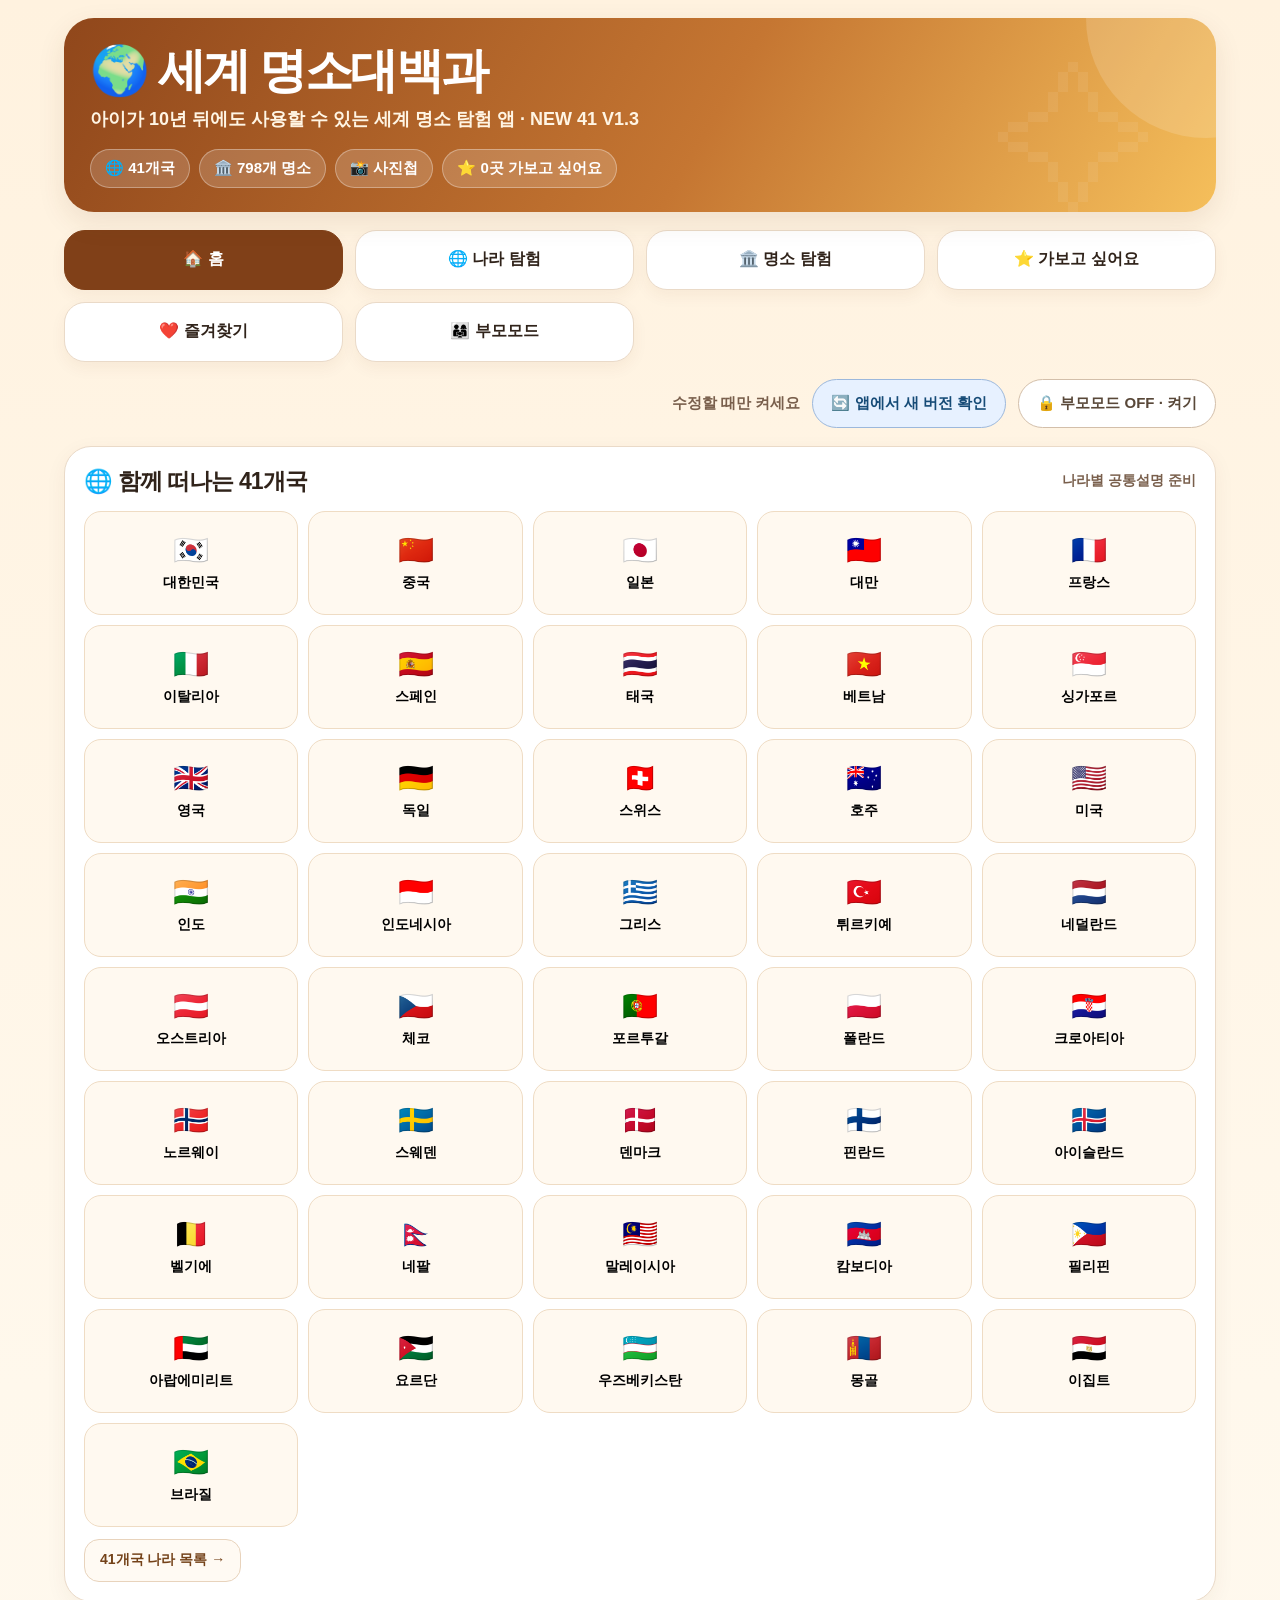
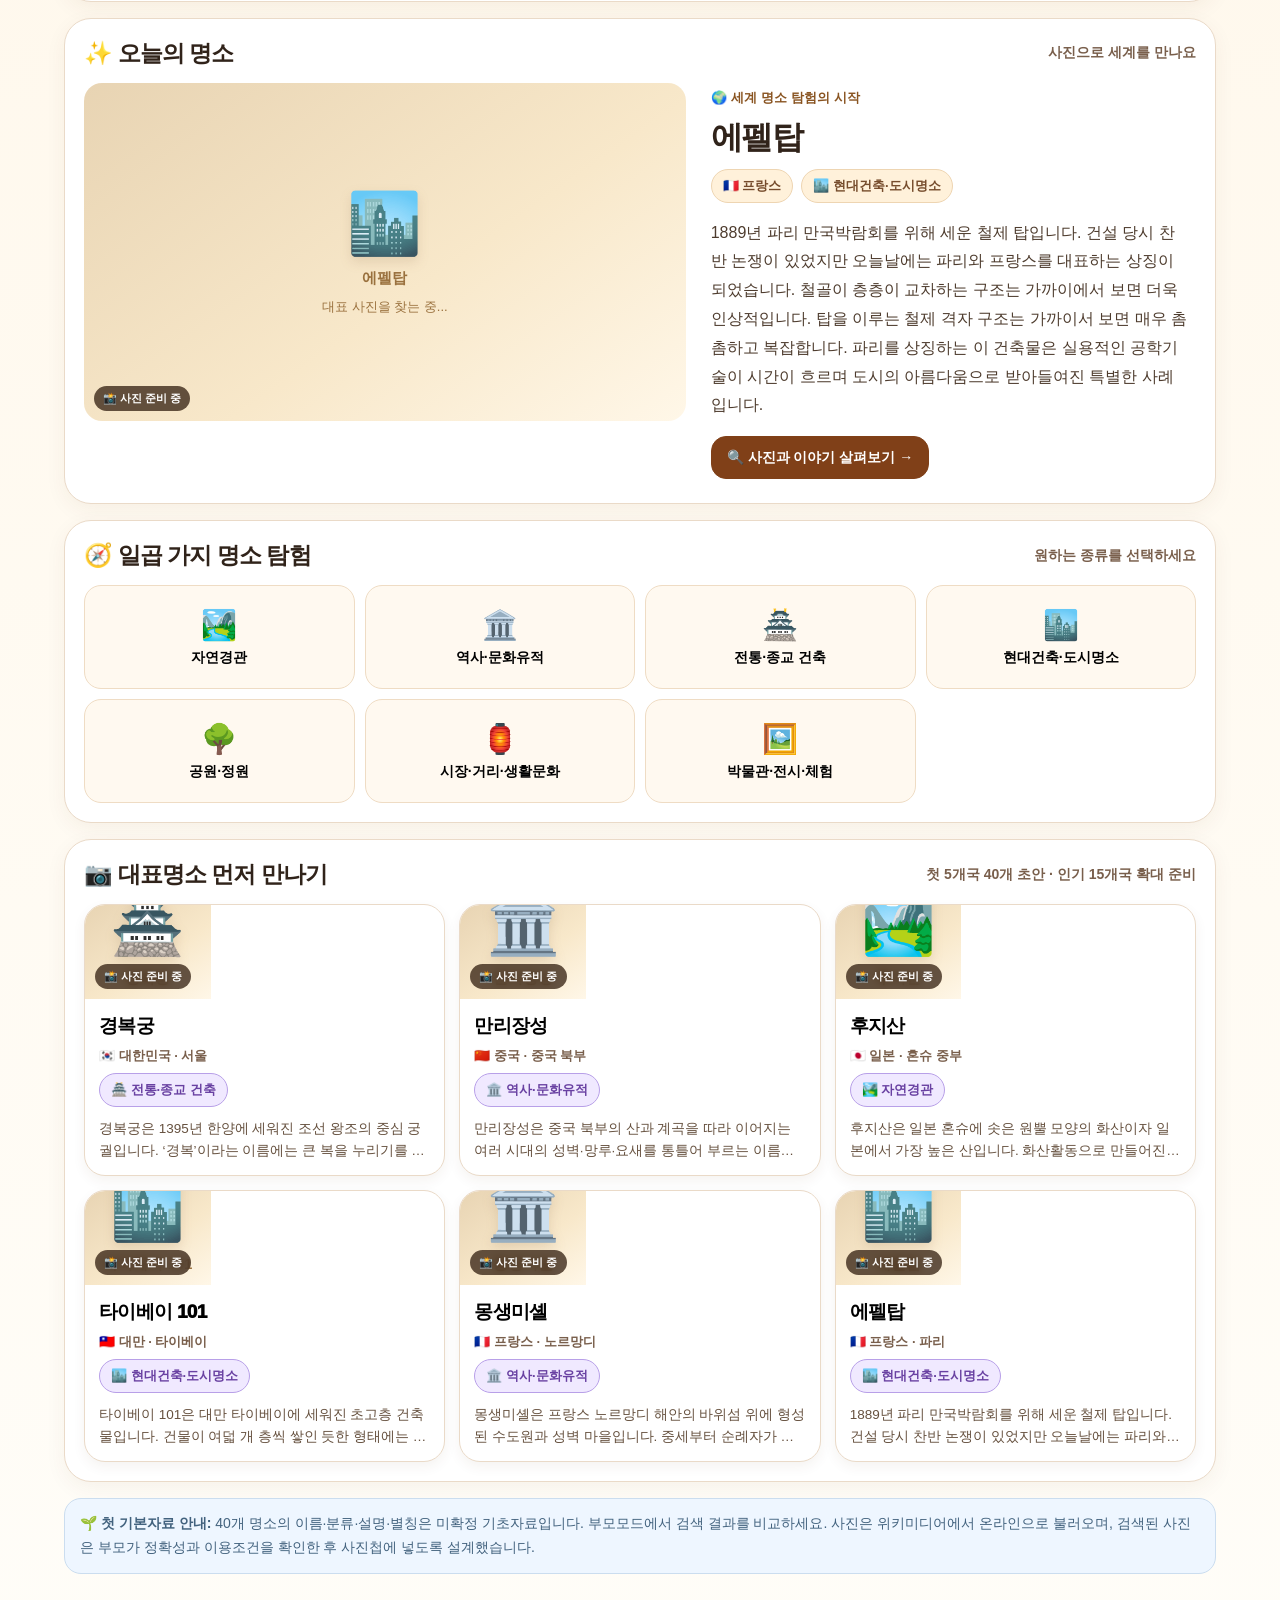
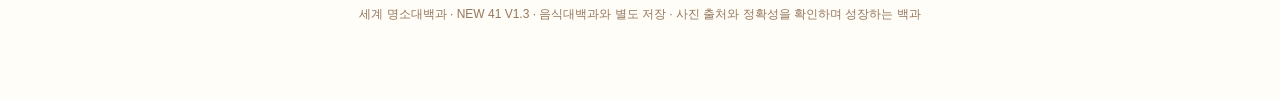
<file: index.html>
<!doctype html>
<html lang="ko">
<head>
<meta charset="utf-8">
<meta name="viewport" content="width=device-width,initial-scale=1,viewport-fit=cover">
<meta name="theme-color" content="#874719">
<meta name="apple-mobile-web-app-capable" content="yes">
<meta name="apple-mobile-web-app-title" content="세계 명소대백과">
<meta name="description" content="사진으로 떠나는 세계 명소 탐험. 41개국 명소대백과">
<title>🌍 세계 명소대백과 · NEW 41 V1.3</title>
<link rel="manifest" href="manifest.webmanifest?v=new41-v11">
<link rel="apple-touch-icon" href="apple-touch-icon.png">
<link rel="icon" type="image/png" sizes="192x192" href="icon-192.png">
<link rel="stylesheet" href="style.css?v=new41-v11">
</head>
<body>
<div id="app" class="app">
  <header class="hero">
    <h1>🌍 세계 명소대백과</h1>
    <p>아이가 10년 뒤에도 사용할 수 있는 세계 명소 탐험 앱 · <strong>NEW 41 V1.3</strong></p>
    <div class="stats" id="headerStats"></div>
    <div class="hero-ornament" aria-hidden="true">✧</div>
  </header>
  <nav class="nav" aria-label="주요 메뉴" id="mainNav">
    <button type="button" data-go="home" class="active">🏠 홈</button>
    <button type="button" data-go="countries">🌐 나라 탐험</button>
    <button type="button" data-go="landmarks">🏛️ 명소 탐험</button>
    <button type="button" data-go="wish">⭐ 가보고 싶어요</button>
    <button type="button" data-go="favorites">❤️ 즐겨찾기</button>
    <button type="button" data-go="parent">👨‍👩‍👧 부모모드</button>
  </nav>
  <div class="parent-bar"><span>수정할 때만 켜세요</span><button type="button" id="inappUpdate" class="parent-switch" style="background:#e7f1ff;border-color:#9cb8dc;color:#164b77">🔄 앱에서 새 버전 확인</button><button id="parentToggle" type="button" class="parent-switch">🔒 부모모드 OFF · 켜기</button></div>
  <main id="view" aria-live="polite"></main>
  <footer class="footer-note">세계 명소대백과 · NEW 41 V1.3 · 음식대백과와 별도 저장 · 사진 출처와 정확성을 확인하며 성장하는 백과</footer>
</div>
<div id="detailOverlay" class="overlay" aria-hidden="true"><div class="modal" id="detailContent" role="dialog" aria-modal="true" aria-label="명소 상세"></div></div>
<div id="albumManager" class="album-manager-overlay" aria-hidden="true" role="dialog" aria-modal="true" aria-label="사진첩 정리"><div class="album-manager-panel" id="albumManagerBody"></div></div>
<div id="photoOverlay" class="photo-overlay viewer-fixed" aria-hidden="true" role="dialog" aria-modal="true" aria-label="저장된 명소 사진 크게 보기">
  <div class="viewer-header"><span id="photoCounter" aria-live="polite"></span><button type="button" data-act="close-photo" aria-label="사진 보기 닫기">✕ 닫기</button></div>
  <div class="viewer-canvas"><img id="lightboxImage" alt="확대 사진"></div>
  <div class="viewer-bottom"><div id="photoAttribution" class="photo-credit"></div><div class="viewer-controls" aria-label="사진 보기 도구">
    <button type="button" data-act="photo-prev" aria-label="이전 사진">← 이전</button>
    <button type="button" data-act="photo-next" aria-label="다음 사진">다음 →</button>
    <button type="button" data-act="photo-zoom-out" aria-label="사진 축소">− 축소</button>
    <button type="button" data-act="photo-zoom-in" aria-label="사진 확대">＋ 확대</button>
    <button type="button" id="albumPlay" data-act="album-play">▶ 사진첩 자동재생</button><label class="album-speed">간격 <select id="albumInterval" aria-label="사진 재생 간격"><option value="3">3초</option><option value="5" selected>5초</option><option value="8">8초</option></select></label><button type="button" data-act="photo-reset" aria-label="확대 초기화">원래 크기</button>
  </div></div>
</div>
<div id="buildBroadcast" class="build-broadcast" role="dialog" aria-label="자동 사진여행 실시간 중계" aria-hidden="true">
 <div class="broadcast-top"><h2 id="broadcastTitle">🌍 랜선여행 자동 제작 중</h2><button type="button" data-act="broadcast-close">✕ 중계 닫기</button></div>
 <div class="broadcast-stage"><img id="broadcastPhoto" alt="자동 저장된 명소 사진" hidden><div id="broadcastFallback" class="broadcast-fallback">🧭<br>아름다운 사진을 찾고 있어요</div></div>
 <div class="broadcast-bottom"><h3 id="broadcastMessage" aria-live="polite">명소를 준비하고 있습니다</h3><div id="broadcastCaption"></div><div id="broadcastStrip" class="broadcast-strip" aria-label="현재 명소의 저장된 사진"></div><progress id="broadcastMeter" max="1" value="0"></progress><p id="broadcastStats"></p><div class="broadcast-actions"><button type="button" id="broadcastPause" data-act="broadcast-pause">⏸ 보강 잠시 멈추기</button><button type="button" data-act="broadcast-album">📚 지금 명소 사진첩 보기</button><button type="button" data-act="broadcast-close">중계 화면 닫기</button></div><small>저장한 사진을 보여주는 중계입니다. 화면을 닫아도 자동보강은 계속됩니다. 사진의 정확성과 이용조건은 부모의 검수가 필요합니다.</small></div>
</div>
<div id="countryTour" class="country-tour" aria-hidden="true" role="dialog" aria-label="나라 사진 여행"><img id="tourPhoto" class="tour-photo" alt="명소 사진"><div id="tourCollage" class="tour-collage" hidden></div><div id="tourPhotoFallback" class="tour-photo-fallback" style="display:none"></div><div class="tour-top"><h2 id="tourTitle">나라 사진 여행</h2><button type="button" data-act="tour-close">✕ 닫기</button></div><div class="tour-bottom"><p id="tourCaption" class="tour-caption"></p><span id="tourCredit" class="tour-credit"></span><div class="album-country-speed" aria-label="사진 재생 간격"><button type="button" data-act="album-speed" data-ms="1000">1초</button><button type="button" data-act="album-speed" data-ms="3000">3초</button><button type="button" data-act="album-speed" data-ms="5000">5초</button></div><div class="tour-controls"><button type="button" id="tourPrev" data-act="tour-prev">← 이전</button><button type="button" id="tourToggle" data-act="tour-toggle">⏸ 잠시 멈추기</button><button type="button" id="tourNext" data-act="tour-next">다음 →</button></div></div></div>
<div id="candidateOverlay" class="photo-overlay candidate-slideshow" aria-hidden="true" role="dialog" aria-modal="true" aria-label="사진 후보 슬라이드쇼"><div class="candidate-slide-top"><span id="candidateCount">사진 후보</span><button class="btn" data-act="candidate-close">✕ 닫기</button></div><img id="candidateImage" alt="사진 후보"><div class="candidate-slide-bottom"><strong id="candidateTitle"></strong><small id="candidateRights"></small><div class="action-row"><button class="btn" data-act="candidate-prev">← 이전</button><button class="btn" id="candidatePause" data-act="candidate-pause">⏸ 일시정지</button><button class="btn" data-act="candidate-next">다음 →</button><button class="btn green" id="candidateSave" data-act="candidate-save" type="button" hidden>📥 이 사진을 사진첩에 저장</button><a class="btn ghost" id="candidateSource" target="_blank" rel="noopener noreferrer">원본·이용조건 ↗</a></div></div></div>
<script src="landmarks-data.js?v=new41-v11"></script>
<script src="app.js?v=new41-v11"></script>
<script>
/* Built-in PWA updater: no service worker; preserves origin and browser data. */
(function(){
 const btn=document.getElementById('inappUpdate');if(!btn)return;
 let busy=false;
 btn.addEventListener('click',async function(){
  if(busy)return;
  if(!navigator.onLine){alert('현재 인터넷 연결이 없습니다. 연결 후 다시 확인해 주세요.');return;}
  busy=true;const old=btn.textContent;btn.disabled=true;btn.textContent='🔎 최신 버전 확인 중…';
  try{
   const base=new URL('./',location.href);
   const remote=new URL('index.html',base);remote.searchParams.set('_check',Date.now());
   const res=await fetch(remote.toString(),{cache:'no-store',credentials:'same-origin'});
   if(!res.ok)throw Error('서버 응답 '+res.status);
   const html=await res.text();
   const version=(html.match(/<title[^>]*>[^<]*?(NEW 41 V[0-9.]+)/i)||[])[1];
   if(!version)throw Error('새 버전 번호를 확인할 수 없습니다.');
   const current=(document.title.match(/NEW 41 V[0-9.]+/i)||[])[0]||'알 수 없음';
   if(version===current){alert('현재 '+current+'입니다. 서버에서 확인한 최신 버전과 같습니다.');return;}
   const ok=confirm('서버 최신 버전: '+version+'\n현재 버전: '+current+'\n\n자동보강이나 사진 저장이 진행 중이라면 먼저 완료 또는 중지하고 백업을 보관하세요.\n\n앱을 종료하지 않고 새 버전을 불러올까요?');
   if(!ok)return;
   const target=new URL('./',location.href);target.searchParams.set('v',version.replace(/\./g,''));target.searchParams.set('update',String(Date.now()));
   location.replace(target.toString());
  }catch(e){alert('버전 확인에 실패했습니다. 인터넷 연결과 GitHub 배포 상태를 확인해 주세요.\n'+(e.message||e));}
  finally{busy=false;btn.disabled=false;btn.textContent=old;}
 });
})();
</script>
</body></html>
</file>
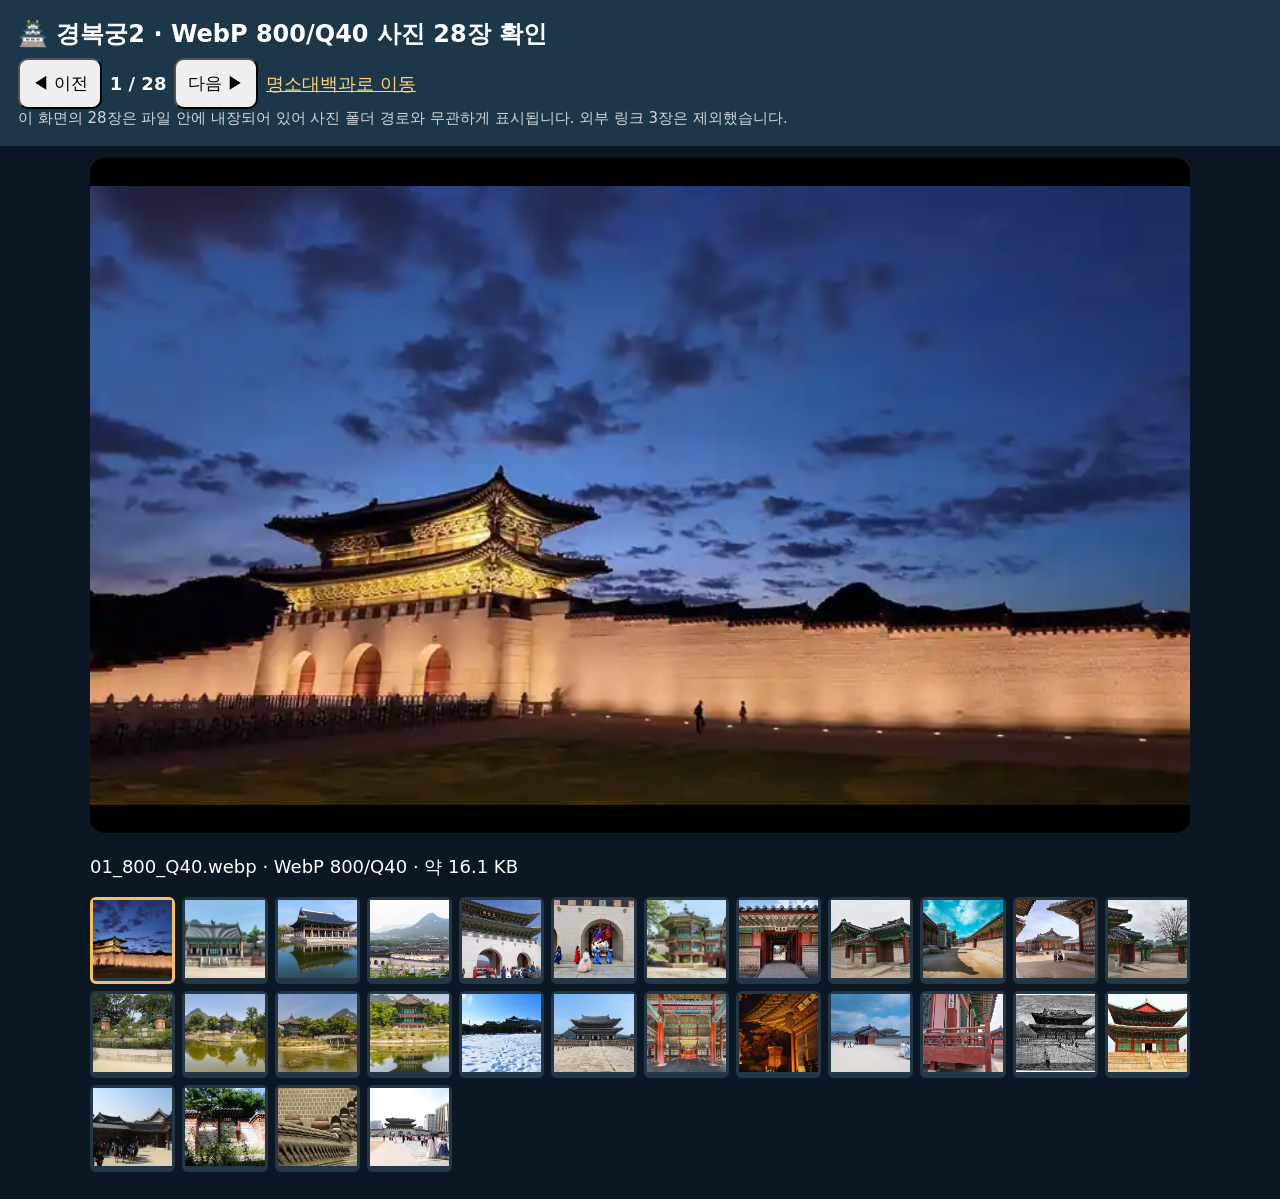
<file: 경복궁2_28장_바로확인.html>
<!doctype html><html lang="ko"><head><meta charset="utf-8"><meta name="viewport" content="width=device-width, initial-scale=1"><title>경복궁2 사진 28장 검사</title><style>body{margin:0;background:#0b1722;color:white;font:18px system-ui,-apple-system,sans-serif}header{padding:18px;background:#1c364a;position:sticky;top:0}h1{font-size:24px;margin:0 0 8px}.row{display:flex;gap:8px;align-items:center;flex-wrap:wrap}.row button{padding:12px;font-size:17px;border-radius:10px}.main{padding:12px;max-width:1100px;margin:auto}.hero{width:100%;height:min(75vh,750px);object-fit:contain;background:#000;border-radius:15px}.small{opacity:.8;font-size:15px}.thumbs{display:grid;grid-template-columns:repeat(auto-fit,minmax(85px,1fr));gap:7px;margin:15px 0}.thumbs button{border:3px solid transparent;border-radius:6px;padding:0;background:#243747;cursor:pointer}.thumbs button.active{border-color:#fbbf5a}.thumbs img{width:100%;height:78px;object-fit:cover}a{color:#fcd779}</style></head><body><header><h1>🏯 경복궁2 · WebP 800/Q40 사진 28장 확인</h1><div class="row"><button id="prev">◀ 이전</button><b id="count">1 / 28</b><button id="next">다음 ▶</button><a href="index.html">명소대백과로 이동</a></div><div class="small">이 화면의 28장은 파일 안에 내장되어 있어 사진 폴더 경로와 무관하게 표시됩니다. 외부 링크 3장은 제외했습니다.</div></header><div class="main"><img class="hero" id="hero" alt="경복궁 WebP 사진"><p id="desc"></p><div id="thumbs" class="thumbs"></div></div><script src="trial-photo-data.js"></script><script>const names=Object.keys(window.GB2_INLINE_WEBP||{}).sort(), cache={};let i=0;function src(n){if(!cache[n])cache[n]='data:image/webp;base64,'+window.GB2_INLINE_WEBP[n];return cache[n];}function draw(){let n=names[i];document.getElementById('hero').src=src(n);document.getElementById('count').textContent=(i+1)+' / '+names.length;document.getElementById('desc').textContent=n+' · WebP 800/Q40 · 약 '+(window.GB2_INLINE_WEBP[n].length*3/4/1024).toFixed(1)+' KB';document.querySelectorAll('.thumbs button').forEach((b,k)=>b.classList.toggle('active',k===i));}document.getElementById('thumbs').innerHTML=names.map((n,k)=>'<button data-i="'+k+'"><img loading="lazy" src="'+src(n)+'" alt="'+n+'"></button>').join('');document.querySelectorAll('.thumbs button').forEach(b=>b.onclick=()=>{i=+b.dataset.i;draw();});document.getElementById('prev').onclick=()=>{i=(i-1+names.length)%names.length;draw()};document.getElementById('next').onclick=()=>{i=(i+1)%names.length;draw()};draw();</script></body></html>
</file>
<file: style.css>
:root{--bg:#fff8ec;--ink:#30231a;--muted:#795f4c;--line:#eadac8;--accent:#804018;--accent2:#bb6b29;--gold:#f2ba53;--soft:#fff1da;--green:#e5f7e9;--green-line:#8bcba0;--purple:#f0e9ff;--purple-line:#b8a0e8;--red:#fff0ed;--blue:#eff6ff;--shadow:0 10px 28px rgba(95,58,22,.10)}
*{box-sizing:border-box}html,body{margin:0;min-height:100%;background:linear-gradient(180deg,#fff2df,#fff8ec 42%,#fffdf8);font-family:-apple-system,BlinkMacSystemFont,"Apple SD Gothic Neo","Noto Sans KR",Segoe UI,sans-serif;color:var(--ink);-webkit-font-smoothing:antialiased}button,input,textarea,select{font:inherit}button{cursor:pointer}img{max-width:100%}button:focus-visible,input:focus-visible,select:focus-visible,textarea:focus-visible{outline:3px solid #69b8fd;outline-offset:2px}.app{max-width:1180px;margin:auto;padding:18px 14px 75px}.hero{border-radius:30px;background:linear-gradient(120deg,#90471b 0%,#c57632 56%,#f5bf5b 100%);box-shadow:var(--shadow);color:white;padding:24px 26px;position:relative;overflow:hidden}.hero:after{content:"";position:absolute;width:240px;height:240px;border-radius:50%;background:rgba(255,255,255,.15);right:-110px;top:-120px}.hero-ornament{position:absolute;right:5%;bottom:-27px;font-size:160px;opacity:.07;pointer-events:none}.hero h1{font-size:clamp(29px,5.3vw,48px);margin:0 0 7px;letter-spacing:-.055em;line-height:1.2}.hero p{margin:0;color:#fff5e4;font-size:clamp(13px,1.85vw,18px);font-weight:600}.stats{display:flex;flex-wrap:wrap;gap:9px;margin-top:18px}.stat{border-radius:999px;padding:9px 14px;border:1px solid rgba(255,255,255,.32);background:rgba(255,255,255,.17);font-weight:850;font-size:15px}.nav{display:grid;grid-template-columns:repeat(4,1fr);gap:12px;margin:18px 0}.nav button,.soft-btn{min-height:60px;background:white;border:1px solid var(--line);border-radius:21px;color:var(--ink);font-weight:900;font-size:16px;box-shadow:0 6px 16px rgba(103,63,27,.055);padding:11px 9px}.nav button.active{color:white;background:var(--accent);border-color:var(--accent)}.parent-bar{display:flex;align-items:center;justify-content:flex-end;gap:12px;margin:-1px 0 18px;color:var(--muted);font-size:15px;font-weight:750}.parent-switch{border:1px solid #d3bfaa;border-radius:999px;background:white;color:#594839;font-weight:900;padding:12px 18px;min-height:49px}.parent-switch.on{background:#dff4e7;color:#26663b;border-color:#80bf94}.panel{background:white;border:1px solid var(--line);border-radius:27px;padding:19px;box-shadow:0 6px 21px rgba(88,52,19,.055);margin-bottom:16px}.section-head{display:flex;align-items:center;justify-content:space-between;gap:12px;margin-bottom:14px}.section-head h2{font-size:23px;letter-spacing:-.04em;margin:0}.section-head small{font-size:14px;color:var(--muted);font-weight:800}.panel h3{margin:4px 0 10px;font-size:19px}.muted{color:var(--muted)}.small{font-size:13px}.tiny{font-size:12px}.eyebrow{font-size:13px;font-weight:900;color:#895421;letter-spacing:.01em}.lead{font-size:16px;line-height:1.85;color:#523c2b}.pill-row{display:flex;gap:8px;flex-wrap:wrap}.pill{border-radius:999px;background:#fff1da;border:1px solid #eed5b2;padding:7px 11px;display:inline-flex;gap:5px;align-items:center;font-weight:800;font-size:13px;color:#764c2c}.pill.green{background:var(--green);border-color:var(--green-line);color:#286744}.pill.purple{background:var(--purple);border-color:var(--purple-line);color:#6941a2}.pill.blue{background:var(--blue);border-color:#d3e4f5;color:#3c698c}.pill.red{background:var(--red);border-color:#ffb9a4}.btn{padding:11px 15px;border:1px solid #e8d3bc;background:#fffaf3;color:#744219;border-radius:15px;font-size:14px;font-weight:900;min-height:43px}.btn.primary{background:var(--accent);color:white;border-color:var(--accent)}.btn.ghost{background:white}.btn.green{background:#e4f5e8;color:#286f3b;border-color:#a1d0a9}.btn.blue{background:#eaf4ff;color:#1261a5;border-color:#c7defa}.btn:disabled{opacity:.55;cursor:default}.btn-small{padding:8px 10px;font-size:13px;min-height:36px}.action-row{display:flex;flex-wrap:wrap;gap:8px;margin-top:12px;align-items:center}.line{border:none;border-top:1px solid var(--line);margin:18px 0}.card-grid{display:grid;grid-template-columns:repeat(3,minmax(0,1fr));gap:14px}.landmark-card{border:1px solid var(--line);border-radius:21px;overflow:hidden;background:white;text-align:left;box-shadow:0 5px 13px rgba(93,52,14,.06);padding:0;display:flex;flex-direction:column;transition:transform .15s ease,border-color .15s ease;min-width:0}.landmark-card:active{transform:scale(.985)}.landmark-card:hover{border-color:#c99b65}.photo-frame{position:relative;overflow:hidden;background:linear-gradient(145deg,#e6d7c0,#f7eddb);aspect-ratio:4/3}.photo-frame.landscape{aspect-ratio:16/9}.photo-frame img{height:100%;width:100%;display:block;object-fit:cover}.photo-fallback{height:100%;width:100%;display:flex;align-items:center;justify-content:center;flex-direction:column;background:linear-gradient(145deg,#e8d4b3 0%,#f8e8ca 58%,#fff7e8);color:#9a713e;gap:10px;font-size:15px}.photo-fallback .symbol{font-size:60px;filter:drop-shadow(0 5px 6px rgba(117,76,40,.14))}.photo-tag{position:absolute;left:10px;bottom:10px;border-radius:999px;padding:5px 9px;background:rgba(48,28,14,.75);color:#fff;font-size:11px;font-weight:750;backdrop-filter:blur(5px)}.landmark-body{padding:14px;display:flex;flex-direction:column;flex:1;gap:8px}.landmark-name{font-weight:950;font-size:19px;letter-spacing:-.035em}.landmark-region{color:var(--muted);font-size:13px;font-weight:700}.landmark-desc{font-size:13.5px;color:#66513f;line-height:1.58;margin-top:3px;display:-webkit-box;-webkit-line-clamp:2;-webkit-box-orient:vertical;overflow:hidden}.home-feature{display:grid;grid-template-columns:1.1fr .9fr;gap:18px;align-items:stretch}.home-feature .photo-frame{border-radius:18px;min-height:280px}.home-feature-info{padding:5px 7px}.feature-title{font-size:32px;letter-spacing:-.04em;margin:9px 0}.feature-desc{line-height:1.8;color:#4e3c2e}.category-grid{display:grid;grid-template-columns:repeat(4,1fr);gap:10px}.category-button{background:#fff9f0;border:1px solid #efdcc4;border-radius:17px;padding:18px 8px;text-align:center;font-weight:850;font-size:14px;min-height:104px}.category-button span{display:block;font-size:29px;margin-bottom:7px}.category-button.selected{background:var(--accent);color:white;border-color:var(--accent)}.country-picker{display:grid;grid-template-columns:repeat(5,minmax(0,1fr));gap:8px;margin:14px 0}.country-picker.collapsed{grid-template-columns:none;grid-template-rows:repeat(2,minmax(58px,auto));grid-auto-flow:column;grid-auto-columns:calc((100% - 32px)/5);overflow-x:auto;overscroll-behavior-x:contain;scroll-snap-type:x proximity;-webkit-overflow-scrolling:touch;padding:3px 3px 12px}.country-choice{min-height:58px;text-align:center;border-radius:14px;background:#fffdf8;border:1px solid var(--line);font-weight:850;font-size:14px;color:var(--ink);padding:9px 6px;overflow-wrap:anywhere;scroll-snap-align:start}.country-choice.selected{background:#fff0d7;border-color:#be824b}.country-choice small{display:block;color:#a07f60;font-size:11px;font-weight:700;margin-bottom:3px}.search-form{display:flex;gap:8px;margin:10px 0 6px}.search-form input{flex:1;min-width:0;border:1px solid #ddc8b0;border-radius:16px;background:white;padding:14px 15px;min-height:52px;font-size:17px}.search-form button{min-width:75px;border:none;border-radius:16px;background:var(--accent);color:white;font-weight:900}.country-info{background:#fffaf3;border:1px solid var(--line);padding:18px;border-radius:20px;margin:16px 0}.country-info h3{font-size:24px;margin:0 0 8px}.filter-row{display:flex;gap:8px;flex-wrap:wrap;margin:14px 0}.filter-chip{border:1px solid var(--line);border-radius:999px;padding:9px 14px;background:white;font-size:14px;color:#654d3b;font-weight:850}.filter-chip.on{background:var(--accent);border-color:var(--accent);color:white}.info{background:#eef6ff;border:1px solid #cbddef;border-radius:17px;padding:13px 15px;line-height:1.7;color:#42627e;font-size:14px}.warning{background:#fff1e9;border:1px solid #efbc9f;border-radius:17px;padding:13px 15px;color:#854222;line-height:1.7}.blank{background:#fff9f0;border:1px dashed #ddb994;border-radius:20px;padding:24px;text-align:center;color:#846449}.blank .icon{font-size:44px;display:block;margin-bottom:10px}.overlay{display:none;position:fixed;inset:0;z-index:30;background:rgba(31,25,20,.58);overflow-y:auto;padding:18px 12px;-webkit-overflow-scrolling:touch}.overlay.open{display:block}.modal{background:#fff;max-width:900px;border:1px solid #dccdb9;margin:12px auto;border-radius:28px;box-shadow:0 15px 50px rgba(25,15,6,.30);padding:22px}.modal-top{display:flex;justify-content:space-between;align-items:flex-start;gap:12px}.modal-top h2{font-size:27px;margin:5px 0}.close{border:0;background:#faeddb;color:#80501d;width:45px;height:45px;border-radius:50%;font-size:21px;font-weight:900;flex-shrink:0}.modal-photo-main{margin-top:12px}.modal-photo-main .photo-frame{border-radius:20px;background:#f9f1e4;aspect-ratio:16/9;cursor:zoom-in}.modal-photo-main .photo-frame img{object-fit:contain}.gallery-strip{display:flex;gap:8px;overflow-x:auto;padding:8px 0}.gallery-thumb{width:114px;height:85px;flex:0 0 114px;padding:0;background:#f6e8d6;border-radius:11px;border:2px solid transparent;overflow:hidden}.gallery-thumb.active{border-color:var(--accent2)}.gallery-thumb img{height:100%;width:100%;object-fit:cover}.photo-credit{line-height:1.5;font-size:12px;color:#776555;word-break:break-word;margin:9px 0}.photo-overlay{display:none;position:fixed;inset:0;background:#16130f;z-index:70;flex-direction:column;align-items:center;justify-content:center;padding:10px}.photo-overlay.open{display:flex}.photo-toolbar{color:white;display:flex;justify-content:space-between;gap:10px;align-items:center;width:100%;max-width:1200px;padding:8px 0}.photo-toolbar button{background:#44372c;color:white;border:1px solid #675244;border-radius:11px;min-width:37px;height:39px;font-weight:900;font-size:18px;margin-left:3px}.photo-overlay img{display:block;max-width:100%;max-height:78vh;width:auto;height:auto;object-fit:contain;transition:transform .13s;touch-action:pinch-zoom}.photo-overlay .photo-credit{color:#dfd2c5;width:100%;max-width:1000px;text-align:center}.photo-candidate-grid{display:grid;grid-template-columns:repeat(3,minmax(0,1fr));gap:12px;margin:12px 0}.candidate-photo{border:1px solid #d7c8e7;background:#fdfaff;border-radius:17px;padding:9px;min-width:0}.candidate-photo img{display:block;width:100%;aspect-ratio:4/3;object-fit:contain;background:#fff;border-radius:10px}.candidate-photo p{font-size:12px;line-height:1.5;overflow-wrap:anywhere}.parent-stats{display:grid;grid-template-columns:repeat(4,1fr);gap:10px;margin:12px 0}.parent-stat{border:1px solid var(--line);border-radius:18px;padding:16px;background:#fffaf4}.parent-stat strong{display:block;font-size:28px}.editor{border:1px solid #e7d1b8;border-radius:19px;padding:15px;background:#fffaf2}.form-grid{display:grid;grid-template-columns:repeat(2,1fr);gap:12px}.field{display:grid;gap:6px;font-weight:850;color:#614936;font-size:14px}.field input,.field textarea,.field select{width:100%;border:1px solid #dfc8b0;border-radius:12px;padding:11px 12px;background:white;font-size:15px}.field textarea{min-height:110px;resize:vertical;line-height:1.6}.field.full{grid-column:1/-1}.result-row{border:1px solid var(--line);border-radius:14px;padding:13px;margin:8px 0;display:flex;align-items:flex-start;justify-content:space-between;gap:15px}.result-row h4{margin:0 0 4px;font-size:15px}.photo-confirm-tag{border-radius:12px;background:#e5f7ea;padding:10px 12px;font-size:12px;font-weight:850;color:#28643e}.two-cols{display:grid;grid-template-columns:1fr 1fr;gap:14px}.footer-note{text-align:center;margin:30px 0 0;color:#95775c;font-size:12px;line-height:1.7}.loading{font-weight:750;color:#795a47;font-size:13px;padding:6px 0}.link{color:#1569b1;font-weight:800;text-decoration:underline}.toast{position:fixed;bottom:28px;left:50%;transform:translateX(-50%);background:#46321f;color:#fff;z-index:100;padding:12px 19px;border-radius:999px;font-weight:850;box-shadow:var(--shadow);max-width:90%;text-align:center}.sr-only{position:absolute;left:-9999px}.mini-map-text{font-size:13px;color:#907051}
@media(max-width:850px){.home-feature{grid-template-columns:1fr}.home-feature .photo-frame{min-height:240px}.card-grid{grid-template-columns:repeat(2,minmax(0,1fr))}.category-grid{grid-template-columns:repeat(3,1fr)}.country-picker.collapsed{grid-auto-columns:calc((100% - 24px)/4)}.parent-stats{grid-template-columns:repeat(2,1fr)}}
@media(max-width:560px){.app{padding:12px 10px 50px}.hero{padding:22px 19px;border-radius:23px}.hero h1{font-size:31px}.stat{padding:7px 11px;font-size:13px}.nav{grid-template-columns:repeat(2,1fr);gap:8px;margin:12px 0}.nav button{min-height:48px;border-radius:15px;font-size:14px}.parent-bar{font-size:12px}.parent-switch{font-size:13px;padding:8px 13px}.panel{padding:13px;border-radius:20px}.section-head h2{font-size:20px}.card-grid{grid-template-columns:1fr 1fr;gap:9px}.landmark-name{font-size:16px}.landmark-body{padding:10px}.landmark-desc{display:none}.landmark-region{font-size:12px}.category-grid{grid-template-columns:repeat(2,1fr)}.category-button{min-height:85px;padding:11px 5px;font-size:13px}.country-picker.collapsed{grid-auto-columns:calc((100% - 16px)/3)}.country-choice{font-size:12px}.modal{margin:0 auto;padding:13px;border-radius:19px}.modal-top h2{font-size:22px}.photo-candidate-grid{grid-template-columns:repeat(2,minmax(0,1fr))}.form-grid,.two-cols{grid-template-columns:1fr}.field.full{grid-column:auto}.photo-toolbar button{min-width:30px;height:36px;padding:4px}.photo-toolbar{font-size:12px}}
@media(prefers-reduced-motion:reduce){*{animation:none!important;transition:none!important}}

.pilot-country-grid{grid-template-columns:repeat(5,minmax(0,1fr))}
@media(max-width:560px){.pilot-country-grid{grid-template-columns:repeat(3,minmax(0,1fr))}}

/* Stage 0.2: Search-assisted editorial panel; original Stage 0.1 styles unchanged. */
.research-preview{margin:18px 0 6px;padding:18px;border:2px solid #b59bea;border-radius:20px;background:#fcfaff}.research-preview h3{margin:0}.research-controls{margin:14px 0}.research-names{display:flex;gap:6px;flex-wrap:wrap}.research-done{color:#277243;font-weight:850}.research-list{max-height:430px;overflow-y:auto;overscroll-behavior:contain}.research-list .result-row{align-items:center}.research-list .result-row>div{min-width:0;overflow-wrap:anywhere}@media(max-width:560px){.research-preview{padding:12px}.research-list .result-row{padding:10px}.research-list .btn{white-space:nowrap}}

/* Stage 0.3: original warm layout preserved; nameplates and photo guide */
.nameplate-tools{margin:15px 0}.nameplate-grid{display:flex;flex-wrap:wrap;gap:9px;margin:14px 0 20px}.nameplate{border:1.5px solid #dcc9ae;background:#fff;padding:10px 15px;border-radius:100px;font-weight:850;color:#48392e;font-size:15px}.nameplate.plate-done{background:#d9f4df;border-color:#77bb86;color:#1c6738}.nameplate.plate-candidate{background:#efe2ff;border-color:#b69adc;color:#6b3898}.nameplate.plate-risk{background:#ffe6e0;border-color:#e5a09a;color:#9b4231}.nameplate.plate-empty{background:#fff;border-color:#e6d5c3;color:#4b372a}.guide-panel{background:#fff7e8;border:1px solid #e8cba2;border-radius:18px;padding:15px;margin:14px 0}.guide-panel h3{margin:0 0 8px}.guide-caption{border-left:4px solid #d19a58;padding:10px 13px;background:white;line-height:1.85;border-radius:8px;font-size:16px}.guide-panel .action-row{margin:8px 0}.guide-panel button{min-height:44px}.nameplate:focus-visible{outline:3px solid #7445b0;outline-offset:3px}@media(max-width:560px){.nameplate{font-size:14px;padding:9px 12px}.guide-panel{padding:12px}}

/* Stage 0.4 — full-screen country photo tour */
.country-tour{display:none;position:fixed;inset:0;z-index:120;background:#100d0b;color:#fff;flex-direction:column;align-items:center;justify-content:center;overflow:hidden;padding:env(safe-area-inset-top) 0 env(safe-area-inset-bottom)}.country-tour.open{display:flex}.tour-photo{position:absolute;inset:0;width:100%;height:100%;object-fit:contain;background:#100d0b}.tour-top,.tour-bottom{position:relative;z-index:2;width:100%;padding:16px 20px;background:linear-gradient(180deg,rgba(0,0,0,.75),rgba(0,0,0,.30))}.tour-top{position:absolute;top:0;display:flex;justify-content:space-between;align-items:center;gap:12px}.tour-top h2{font-size:19px;margin:0;color:white}.tour-bottom{position:absolute;bottom:0;text-align:center;background:linear-gradient(0deg,rgba(0,0,0,.87),rgba(0,0,0,.34))}.tour-caption{font-size:clamp(17px,2.8vw,25px);line-height:1.6;font-weight:800;max-width:930px;margin:0 auto 10px;text-shadow:0 1px 4px #000}.tour-credit{font-size:10px;color:#dbd0c6}.tour-controls{display:flex;justify-content:center;gap:9px;margin:12px auto}.tour-controls button,.tour-top button{background:rgba(36,31,28,.78);color:white;border:1px solid #9a8776;border-radius:12px;padding:11px 15px;min-height:43px;font-size:14px;font-weight:850}.tour-controls button:focus-visible,.tour-top button:focus-visible{outline:3px solid #f1aa5b}@media(max-width:560px){.tour-top,.tour-bottom{padding:12px}.tour-caption{font-size:17px}.tour-controls button{font-size:12px;padding:9px}.tour-credit{font-size:9px}}

/* Stage 0.5 — don't claim photos exist when they are unavailable */
.tour-photo-fallback{position:absolute;inset:0;display:flex;align-items:center;justify-content:center;text-align:center;padding:40px;background:radial-gradient(circle at 50% 30%,#493e55,#17131b);color:#f5e6c7;font-size:clamp(23px,5vw,54px);font-weight:800}

/* Stage 0.7 · 여행 사진 추억 모자이크 */
.tour-collage[hidden]{display:none!important}
.tour-collage{position:absolute;inset:0;display:grid;grid-template-columns:repeat(4,minmax(0,1fr));grid-template-rows:repeat(3,minmax(0,1fr));gap:5px;background:linear-gradient(145deg,#423123,#161d30);z-index:1;overflow:hidden}
.tour-collage>img{width:100%;height:100%;object-fit:cover;opacity:.75;filter:brightness(.75)}
.tour-collage-center{position:absolute;inset:0;z-index:2;display:flex;flex-direction:column;align-items:center;justify-content:center;gap:6px;text-shadow:0 3px 16px #000,0 1px 4px #000;pointer-events:none}
.tour-collage-center strong{font-size:clamp(54px,11vw,120px);line-height:1.15;color:#fff;font-weight:900;letter-spacing:.04em}
.tour-collage-center span{color:#fff0d4;font-size:clamp(15px,3vw,29px);font-weight:700}
@media(max-width:600px){.tour-collage{grid-template-columns:repeat(3,minmax(0,1fr));grid-template-rows:repeat(4,minmax(0,1fr))}}

/* Stage 0.8 — calm, photo-led detail view */
.modal-photo-main{position:relative;margin-top:16px}
.detail-photo-toolbar{display:flex;justify-content:flex-end;margin-bottom:9px}
.detail-photo-toolbar .btn{box-shadow:0 3px 10px rgba(75,48,22,.07)}
.modal-photo-main .photo-frame{aspect-ratio:auto;min-height:min(58vh,490px);display:flex;align-items:center;justify-content:center}
.modal-photo-main .photo-frame img{width:100%;height:auto;max-height:66vh;object-fit:contain}
.modal-photo-main .photo-fallback{min-height:260px}
.desc-section{margin:18px 0 22px}
.desc-section .lead{line-height:1.85;font-size:16px;color:#503e32}
.detail-place-navigation{margin:25px 0 8px;padding:15px 12px;border-top:1px solid #ebdbc5;border-bottom:1px solid #ebdbc5;display:flex;align-items:center;justify-content:space-between;gap:10px;background:#fffaf3;border-radius:14px}
.detail-place-navigation .btn{flex:1;max-width:42%;white-space:normal;line-height:1.4}
.detail-place-navigation .btn:disabled{opacity:.35;cursor:default}
.detail-position{font-size:13px;color:#896e58;font-weight:800;white-space:nowrap}
@media(max-width:560px){.detail-place-navigation{padding:11px 7px;gap:5px}.detail-place-navigation .btn{font-size:12px;padding:9px 7px}.modal-photo-main .photo-frame{min-height:230px}.modal-photo-main .photo-frame img{max-height:58vh}}

/* Stage 1.5: secondary candidate gallery, never covers the encyclopedia with controls */
.candidate-tools{gap:9px;margin:14px 0}.candidate-external{aspect-ratio:4/3;display:flex;align-items:center;justify-content:center;text-align:center;padding:12px;border-radius:12px;background:#f6efdf;color:#695440;font-size:13px}.candidate-slideshow{z-index:135;display:none}.candidate-slideshow.open{display:flex}.candidate-slide-top{z-index:2;width:100%;max-width:1100px;display:flex;justify-content:space-between;align-items:center;gap:12px;padding:7px;color:white;font-weight:850}.candidate-slideshow #candidateImage{width:100%;max-width:1100px;min-height:0;flex:1;object-fit:contain}.candidate-slide-bottom{width:100%;max-width:1100px;color:#fff;text-align:center;padding:10px}.candidate-slide-bottom strong{display:block;font-size:16px;margin:5px auto}.candidate-slide-bottom small{display:block;color:#ddd0c3;font-size:12px;line-height:1.5}.candidate-slide-bottom .action-row{justify-content:center;margin-top:9px}.candidate-slide-bottom a{color:#fff;background:#544d47}@media(max-width:560px){.candidate-tools .btn{font-size:12px;padding:8px 10px}.candidate-slide-bottom strong{font-size:13px}.candidate-slide-bottom .btn{font-size:12px;padding:8px}}

/* Stage 1.6: preserve paragraph breaks in parent-added information */
.desc-section .lead{white-space:pre-line;line-height:1.85;overflow-wrap:anywhere}

/* Stage 1.7: generous, beautiful first-page story card; separate photo page. */
.story-header{padding:6px 3px 14px}.story-header h2{font-size:clamp(27px,4vw,39px);letter-spacing:-.055em;color:#5b3019}
.story-tabbar{display:grid;grid-template-columns:1fr 1fr;gap:8px;border-radius:18px;background:#f8eddb;padding:7px;margin:10px 0 19px}
.story-tab{border:0;border-radius:13px;background:transparent;color:#775640;font-weight:900;font-size:clamp(15px,2.2vw,19px);min-height:53px;cursor:pointer}
.story-tab.selected{background:#fff;color:#84451b;box-shadow:0 2px 9px rgba(95,55,17,.12)}
.story-paper{background:linear-gradient(165deg,#fffdfa 0%,#fff8eb 100%);border:1px solid #e9d5b8;box-shadow:inset 0 0 0 5px rgba(255,255,255,.4);border-radius:25px;padding:clamp(21px,4vw,42px) clamp(20px,5vw,55px);color:#513929}
.story-ornament{text-align:center;color:#b58d55;font-size:14px;letter-spacing:.1em;font-weight:800}
.story-kicker{text-align:center;margin:25px 0 8px;color:#a77646;font-size:16px;font-weight:850;letter-spacing:.04em}
.story-heading{text-align:center;font-size:clamp(27px,4vw,39px);line-height:1.3;letter-spacing:-.05em;color:#673918;margin:0 0 23px}
.story-rule{margin:0 auto 27px;width:62px;border-top:3px solid #d9af76}
.story-prose{font-size:clamp(19px,2.3vw,23px);line-height:1.99;word-break:keep-all;overflow-wrap:break-word;letter-spacing:-.021em}
.story-prose p{margin:0 0 1.32em}.story-prose p:last-child{margin-bottom:0}
.story-tail{text-align:center;color:#c49b68;font-size:26px;margin:25px 0 0}
.story-next{text-align:center;margin:24px 0}.story-photo-button{font-size:18px;min-height:56px;border-radius:16px;padding:14px 22px}
.photo-return{margin:14px 0 20px;text-align:center}.photo-return>.btn{min-height:46px}
#candidateSave{background:#266f40!important;border-color:#62ae78!important;color:#fff!important;min-height:43px}
#candidateSave[hidden]{display:none!important}
@media(max-width:560px){.story-paper{padding:27px 20px}.story-prose{font-size:19px;line-height:1.92}.story-tab{font-size:15px;min-height:50px}.story-heading{font-size:29px}.story-next .btn{font-size:16px}}

/* Stage 1.8 · warm photographic story cover + personal travel notebook */
.story-paper{padding:0 0 clamp(24px,3.5vw,40px);overflow:hidden}
.story-paper>.story-ornament{margin-top:28px}
.story-paper>.story-ornament,.story-paper>.story-kicker,.story-paper>.story-heading,.story-paper>.story-rule,.story-paper>.story-prose,.story-paper>.story-tail{margin-left:clamp(22px,5vw,55px);margin-right:clamp(22px,5vw,55px)}
.story-cover{position:relative;isolation:isolate;height:clamp(240px,37vw,380px);background:linear-gradient(140deg,#d9a66c,#764a30);overflow:hidden}
.story-cover img{position:absolute;inset:0;width:100%;height:100%;object-fit:cover;display:block}
.story-cover-shade{position:absolute;inset:0;background:linear-gradient(180deg,transparent 10%,rgba(38,24,14,.18) 36%,rgba(37,22,13,.78) 100%)}
.story-cover-label,.story-cover-name{position:absolute;left:clamp(22px,5vw,55px);right:24px;color:#fff;text-shadow:0 2px 9px rgba(0,0,0,.26)}
.story-cover-label{bottom:82px;font-size:15px;font-weight:850}.story-cover-name{bottom:25px;font-size:clamp(32px,5vw,48px);font-weight:900}
.travel-journal{margin:18px 0 8px;background:linear-gradient(135deg,#fff9ec,#fffefb);border:1px solid #e7cfa9;border-radius:22px;padding:clamp(18px,3vw,28px)}
.travel-journal-head{display:flex;gap:10px;justify-content:space-between;align-items:center;flex-wrap:wrap}.travel-journal h3{font-size:23px;color:#6b381d;margin:3px 0 10px}.journal-eyebrow{font-size:11px;letter-spacing:.14em;color:#ad825b;font-weight:900}
.travel-journal-text{white-space:normal;font-size:clamp(18px,2.3vw,21px);line-height:1.85;word-break:keep-all}.travel-journal-empty{color:#97775c;line-height:1.75}.travel-journal-hint{font-size:12px;color:#927964;margin:12px 0 0}
@media(max-width:560px){.story-cover{height:235px}.story-cover-name{font-size:32px}.story-cover-label{bottom:70px}.travel-journal h3{font-size:20px}}

/* Stage 1.8.1: stable full-screen photo viewer. Controls never scale with photograph. */
.photo-overlay.viewer-fixed{padding:0;justify-content:stretch;align-items:stretch;overflow:hidden;height:100%;height:100dvh;box-sizing:border-box;gap:0}
.viewer-fixed .viewer-header{flex:0 0 auto;display:flex;justify-content:space-between;align-items:center;gap:12px;min-height:58px;padding:8px max(16px,env(safe-area-inset-right)) 8px max(16px,env(safe-area-inset-left));color:white;font-weight:850;background:#24201b;z-index:2}
.viewer-fixed .viewer-header button{border:1px solid #76675b;border-radius:14px;min-height:44px;padding:8px 15px;background:#49392d;color:white;font-size:16px;font-weight:800}
.viewer-fixed .viewer-canvas{min-height:0;min-width:0;flex:1 1 auto;display:flex;align-items:center;justify-content:center;overflow:hidden;touch-action:pan-x pan-y;background:#13110f;padding:12px}
.viewer-fixed .viewer-canvas img{display:block;max-width:100%;max-height:100%;height:auto;width:auto;min-height:0;object-fit:contain;transform-origin:center center;transition:transform .12s ease;touch-action:pan-x pan-y}
.viewer-fixed .viewer-bottom{flex:0 0 auto;width:100%;background:#24201b;padding:8px max(12px,env(safe-area-inset-right)) calc(12px + env(safe-area-inset-bottom)) max(12px,env(safe-area-inset-left));z-index:3}
.viewer-fixed .viewer-bottom .photo-credit{margin:0 auto 7px;max-height:2.8em;overflow:auto;line-height:1.4;font-size:11px;text-align:center}
.viewer-fixed .viewer-controls{display:flex;align-items:center;justify-content:center;flex-wrap:wrap;gap:8px;max-width:960px;margin:0 auto}
.viewer-fixed .viewer-controls button{min-height:46px;min-width:85px;flex:1 1 92px;max-width:160px;border:1px solid #75685d;background:#44372c;border-radius:13px;color:#fff;font-size:15px;font-weight:800;padding:9px}
.viewer-fixed .viewer-controls button:active{background:#775b41}
/* Candidate slideshow retains a separate, stable lower control panel. */
.photo-overlay.candidate-slideshow{padding:0;justify-content:stretch;align-items:stretch;height:100%;height:100dvh;overflow:hidden}
.candidate-slideshow .candidate-slide-top{flex:0 0 auto;margin:0 auto;min-height:57px;background:#24201b;max-width:none;padding:9px 16px}
.candidate-slideshow #candidateImage{display:block;flex:1 1 auto;min-height:0;max-height:none;width:100%;max-width:100%;object-fit:contain;margin:0 auto;padding:8px 12px}
.candidate-slideshow .candidate-slide-bottom{max-width:none;flex:0 0 auto;min-height:0;background:#24201b;margin:0 auto;padding:9px 14px calc(12px + env(safe-area-inset-bottom));}
.candidate-slideshow .candidate-slide-bottom strong{font-size:14px;max-width:80ch;white-space:nowrap;text-overflow:ellipsis;overflow:hidden}
.candidate-slideshow .candidate-slide-bottom small{max-height:2.6em;overflow:auto}
.candidate-slideshow .candidate-slide-bottom .action-row{display:flex;justify-content:center;align-items:center;gap:8px;flex-wrap:wrap}
.candidate-slideshow .candidate-slide-bottom .btn{min-height:43px;font-size:14px}
@media(max-width:600px){.viewer-fixed .viewer-controls{gap:6px}.viewer-fixed .viewer-controls button{font-size:13px;min-width:72px;min-height:44px;flex-basis:26%}.candidate-slideshow .candidate-slide-bottom .btn{font-size:12px}}

/* Stage 1.9 parent-only management: compact, secondary to story and photos */
.card-manage-panel{margin:22px 0 8px;padding:16px;border:1px solid #e4d8bd;border-radius:16px;background:#fffaf0}
.card-manage-panel h3{font-size:17px;margin:0 0 6px;color:#714923}
.card-manage-panel .action-row{display:flex;flex-wrap:wrap;gap:9px;margin-top:10px}
.card-manage-panel .btn{min-height:44px}

/* Stage 2.0 — stable, touch-friendly album controls */
.album-journey-bar{display:flex;align-items:center;gap:10px;flex-wrap:wrap;margin:12px 0;padding:12px 14px;background:#fff7e8;border:1px solid #efd7b7;border-radius:16px;color:#704020} 
.album-journey-bar .btn{min-height:44px} .candidate-choose{display:flex;gap:10px;align-items:center;background:#f7faee;padding:10px;border-radius:10px;font-weight:700;min-height:44px;} .candidate-choose input{width:22px;height:22px;accent-color:#43814b} .album-speed{display:flex;align-items:center;gap:5px;font-size:13px;white-space:nowrap;color:white}.album-speed select{font-size:16px;border-radius:8px;padding:8px;color:#352820;background:#fff}.viewer-controls button{min-height:44px} 

/* Stage 2.2: separate photo organizer, compact overview of all images */
.album-manager-overlay{display:none;position:fixed;inset:0;z-index:65;background:rgba(31,25,20,.7);overflow:auto;padding:12px;-webkit-overflow-scrolling:touch}.album-manager-overlay.open{display:block}.album-manager-panel{max-width:1080px;margin:10px auto;background:#fffdf9;border-radius:22px;padding:clamp(12px,3vw,25px);color:#54331f;min-height:80vh}.manager-head{display:flex;justify-content:space-between;align-items:start;gap:12px}.manager-head h2{font-size:clamp(22px,4vw,31px);margin:8px 0}.manager-head p{line-height:1.7}.manager-toolbar{position:sticky;top:-12px;z-index:2;background:#fff3df;border:1px solid #e5c69c;padding:10px;border-radius:14px;display:flex;flex-wrap:wrap;align-items:center;gap:8px;margin:12px 0;box-shadow:0 3px 15px #77553324}.manager-photo-grid{display:grid;grid-template-columns:repeat(4,minmax(0,1fr));gap:11px}.manager-photo{border:2px solid #ead8be;border-radius:13px;padding:5px;background:white;min-width:0}.manager-photo.chosen{border-color:#ba6d2b;background:#fff0d9}.manager-photo-select{width:100%;position:relative;padding:0;border:0;background:#f4eee6;border-radius:9px;overflow:hidden;display:block;aspect-ratio:4/3}.manager-photo-select img{width:100%;height:100%;object-fit:cover;display:block}.manager-index{position:absolute;top:4px;left:4px;padding:3px 7px;border-radius:8px;background:#44311edb;color:#fff;font-weight:900}.manager-star{position:absolute;bottom:4px;right:4px;padding:3px 7px;border-radius:8px;background:#fff7e5db;font-size:12px}.manager-place{width:100%;margin-top:6px;border:1px solid #ddbb91;border-radius:9px;background:#ffefd5;color:#713a15;font-weight:850;min-height:37px}.manager-place:disabled{background:#f5f1ed;color:#8e8070;opacity:.7}@media(max-width:600px){.manager-photo-grid{grid-template-columns:repeat(3,minmax(0,1fr));gap:7px}.manager-toolbar .btn{font-size:12px;padding:8px}.manager-head{flex-direction:column}}

/* Stage 2.3.16 · auto photo-travel broadcast */
.build-broadcast{display:none;position:fixed;inset:0;z-index:135;background:#17110c;color:white;flex-direction:column;overflow-y:auto;overscroll-behavior:contain}
.build-broadcast.open{display:flex}.broadcast-top{display:flex;align-items:center;justify-content:space-between;gap:12px;padding:calc(10px + env(safe-area-inset-top)) 16px 10px;background:#251a12}.broadcast-top h2{color:#fff;margin:0;font-size:clamp(18px,3vw,27px)}
.broadcast-top button,.broadcast-actions button{background:#fae6c3;color:#452810;border:0;border-radius:13px;padding:11px 13px;font-size:15px;font-weight:800;min-height:44px}
.broadcast-stage{position:relative;flex:1 1 auto;min-height:180px;max-height:60vh;display:flex;align-items:center;justify-content:center;background:#130f0a}.broadcast-stage img{height:100%;width:100%;max-height:60vh;object-fit:contain}.broadcast-fallback{text-align:center;font-size:24px;line-height:1.7;color:#ffe4b4}
.broadcast-bottom{padding:12px 16px calc(16px + env(safe-area-inset-bottom));background:#281c15;text-align:center}.broadcast-bottom h3{font-size:clamp(18px,2.9vw,26px);color:#fff3da;margin:5px 0}.broadcast-bottom p{margin:6px 0}.broadcast-bottom small{display:block;margin-top:10px;color:#e4cbad;font-size:12px}.broadcast-bottom progress{display:block;margin:10px auto 0;width:min(100%,900px);height:12px;accent-color:#f9ae51}
.broadcast-strip{display:flex;justify-content:center;gap:7px;margin:10px auto;max-width:850px;overflow-x:auto}.broadcast-strip img{width:92px;height:65px;object-fit:cover;border-radius:8px;border:1px solid #d4ad72}.broadcast-actions{display:flex;flex-wrap:wrap;justify-content:center;gap:8px;margin:10px auto}.broadcast-actions button:nth-child(2){background:#a7ddba}
@media(max-width:550px){.broadcast-stage{max-height:48vh}.broadcast-stage img{max-height:48vh}.broadcast-strip img{height:48px;width:68px}.broadcast-top h2{font-size:17px}.broadcast-bottom h3{font-size:17px}}

/* Stage 2.3.17 photo journey controls */
.album-country-speed{display:flex;gap:8px;justify-content:center;align-items:center;margin:8px 0;flex-wrap:wrap}.album-country-speed button{border:1px solid #edd2aa;border-radius:9px;background:#fff6e7;color:#67360f;min-width:55px;min-height:38px;font-weight:700}.country-tour .tour-photo{object-fit:contain}

/* Stage 2.3.18: quiet photo-only country journey. Keep essential photo title/control, hide repeated narration/credit overlays. */
.country-tour.album-country-mode .tour-caption,.country-tour.album-country-mode .tour-credit{display:none!important}
.country-tour.album-country-mode .tour-bottom{background:linear-gradient(0deg,rgba(0,0,0,.80),transparent);padding:8px 12px env(safe-area-inset-bottom)}
.country-tour.album-country-mode .tour-top{background:linear-gradient(180deg,rgba(0,0,0,.62),transparent)}
.album-country-speed button.selected{background:#874719;color:#fff;border-color:#eac28e}

/* Stage 2.3.20: photo-count nameplates and quiet country travel */
.country-tour .tour-caption,.country-tour .tour-credit{display:none!important}
.nameplate.plate-done{background:#d9f4df;border-color:#77bb86;color:#1c6738}

/* Stage 2.3.21.3: compact country selection, only countries with saved data. */
.country-backup-picker{width:100%;padding:14px;border:1px solid #dfd8c7;border-radius:15px;background:#faf8f2;margin-top:10px}.backup-country-list{display:grid;grid-template-columns:repeat(auto-fill,minmax(145px,1fr));gap:7px;margin-top:10px;max-height:230px;overflow:auto;padding:3px}.backup-country-choice{display:flex;gap:5px;align-items:center;padding:9px 8px;background:white;border:1px solid #d8d8d2;border-radius:10px;cursor:pointer;font-size:14px}.backup-country-choice:has(input:checked){background:#e7f5e9;border-color:#5eac83}.backup-country-choice input{width:17px;height:17px;flex:none}.backup-country-choice small{color:#6b6b6b;margin-left:auto;font-size:11px}.country-backup-picker .action-row{margin-top:8px}

/* 15-country fixed overview; no horizontal scrolling */
.country-picker,.country-picker.collapsed{display:grid;grid-template-columns:repeat(5,minmax(0,1fr));grid-template-rows:auto;grid-auto-flow:row;grid-auto-columns:auto;overflow:visible;gap:8px;scroll-snap-type:none;}
@media(max-width:700px){.country-picker,.country-picker.collapsed{grid-template-columns:repeat(3,minmax(0,1fr));}}
.pilot-country-grid{grid-template-columns:repeat(5,minmax(0,1fr));}
@media(max-width:560px){.pilot-country-grid{grid-template-columns:repeat(3,minmax(0,1fr));}}

/* V1.1: non-destructive global screen brightness */
.photo-frame img,.story-cover img,.gallery-thumb img,.manager-photo img,.tour-photo,.candidate-slideshow img,.photo-overlay img,.card img,.home-feature img,.broadcast-strip img {filter:brightness(var(--photo-brightness,1.08));}
#photoTravelResults{margin-top:16px}#photoTravelResults .candidate-grid{margin-top:14px}
#travelCountrySelect,#travelPlaceSelect{width:100%;max-width:640px;padding:12px;border-radius:12px;margin:6px 0 14px}

/* V1.2: Three equal, landmark-specific tabs */
.story-tabbar{display:grid;grid-template-columns:repeat(3,minmax(0,1fr));gap:6px}
.story-tab{min-width:0;padding:12px 5px;white-space:normal;font-size:clamp(12px,1.7vw,17px)}
.detail-travel-panel{margin-top:12px}
@media(max-width:480px){.story-tab{font-size:12px;padding:10px 3px}}
</file>
